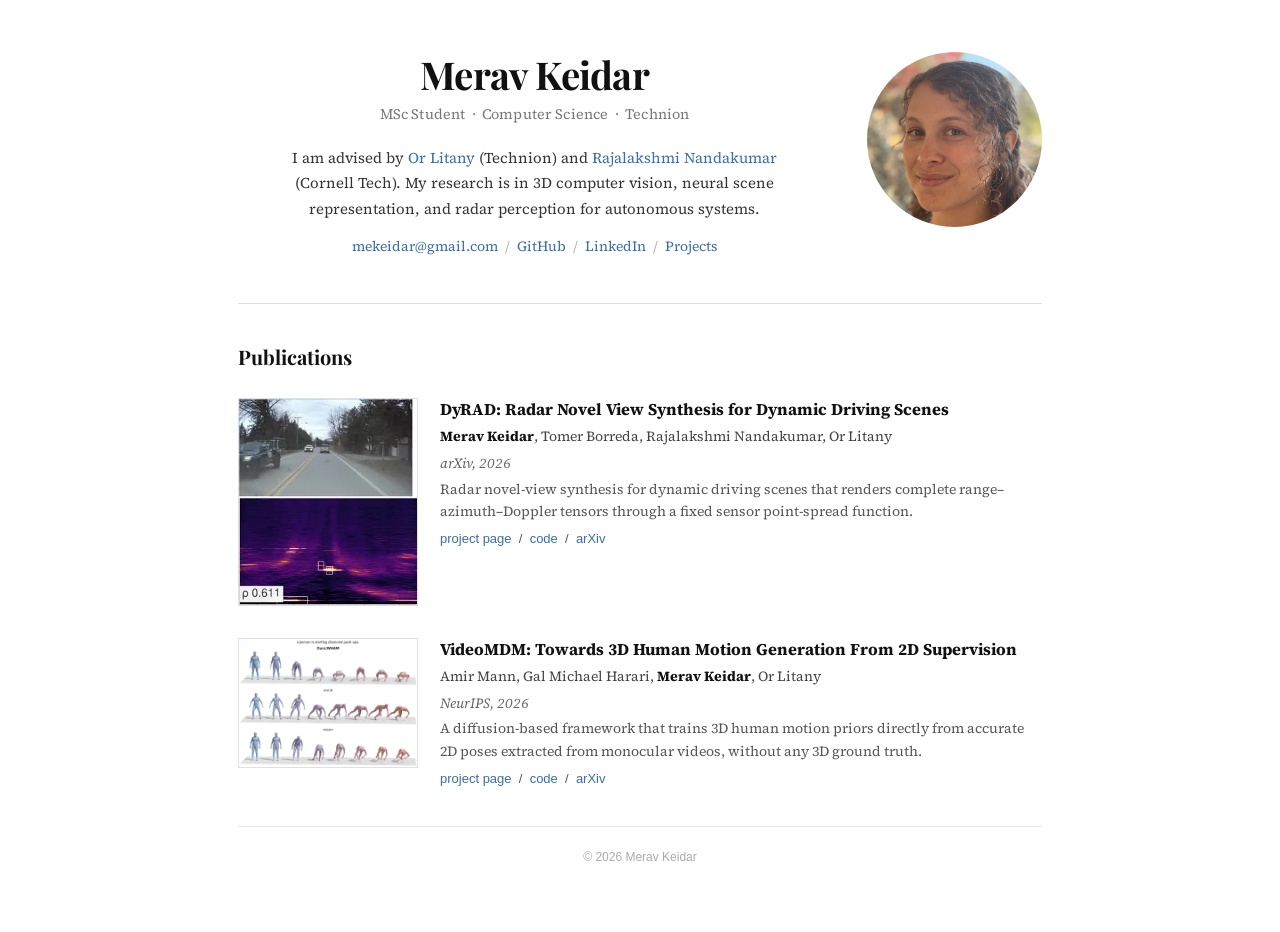
<file: index.html>
<!DOCTYPE html>
<html lang="en">
<head>
  <meta charset="UTF-8">
  <meta name="viewport" content="width=device-width, initial-scale=1.0">
  <title>Merav Keidar</title>
  <meta name="description" content="Merav Keidar – MSc student in Computer Science at Technion, advised by Or Litany and Rajalakshmi Nandakumar. Research in 3D computer vision, neural scene representation, and radar perception for autonomous systems.">
  <meta name="author" content="Merav Keidar">
  <meta property="og:title" content="Merav Keidar">
  <meta property="og:description" content="MSc student in Computer Science at Technion. Research in 3D computer vision, neural scene representation, and radar perception.">
  <meta property="og:type" content="website">
  <meta property="og:url" content="https://meravkeidar.github.io">
  <link rel="canonical" href="https://meravkeidar.github.io">
  <link rel="preconnect" href="https://fonts.googleapis.com">
  <link rel="preconnect" href="https://fonts.gstatic.com" crossorigin>
  <link href="https://fonts.googleapis.com/css2?family=Playfair+Display:wght@700&family=Source+Serif+4:ital,wght@0,400;0,600;1,400&display=swap" rel="stylesheet">
  <link rel="stylesheet" href="style.css">
</head>
<body>
<div class="page">

  <!-- ===== Header ===== -->
  <header>
    <div class="header-bio">
      <h1 class="name">Merav Keidar</h1>
      <p class="subtitle">MSc Student &nbsp;·&nbsp; Computer Science &nbsp;·&nbsp; Technion</p>
      <p class="bio">
        I am advised by <a href="https://orlitany.github.io/" target="_blank" rel="noopener">Or Litany</a>
        (Technion) and <a href="https://rajalitp.github.io/" target="_blank" rel="noopener">Rajalakshmi Nandakumar</a>
        (Cornell Tech). My research is in 3D computer vision, neural scene representation,
        and radar perception for autonomous systems.
      </p>
      <p class="contact-line">
        <a href="mailto:mekeidar@gmail.com">mekeidar@gmail.com</a>
        <span class="sep">/</span>
        <a href="https://github.com/MeravKeidar" target="_blank" rel="noopener">GitHub</a>
        <span class="sep">/</span>
        <a href="https://www.linkedin.com/in/merav-keidar-6346b02a8/" target="_blank" rel="noopener">LinkedIn</a>
        <span class="sep">/</span>
        <a href="projects.html">Projects</a>
      </p>
    </div>
    <div class="header-photo">
      <img src="assets/photo.jpg" alt="Merav Keidar">
    </div>
  </header>

  <hr>

  <!-- ===== Publications ===== -->
  <section>
    <h2>Publications</h2>

    <div class="entry-row pub-row">
      <div class="entry-thumb pub-thumb">
        <video muted loop playsinline preload="none" poster="assets/pubs/dyrad.jpg" src="assets/pubs/dyrad.mp4"></video>
      </div>
      <div class="entry-info">
        <p class="entry-title">
          <a href="https://dyrad-nvs.github.io/" target="_blank" rel="noopener">
            DyRAD: Radar Novel View Synthesis for Dynamic Driving Scenes
          </a>
        </p>
        <p class="entry-authors">
          <strong>Merav Keidar</strong>, Tomer Borreda, Rajalakshmi Nandakumar, Or Litany
        </p>
        <p class="entry-venue"><em>arXiv</em>, 2026</p>
        <p class="entry-desc">
          Radar novel-view synthesis for dynamic driving scenes that renders complete
          range&ndash;azimuth&ndash;Doppler tensors through a fixed sensor point-spread function.
        </p>
        <p class="entry-links">
          <a href="https://dyrad-nvs.github.io/" target="_blank" rel="noopener">project page</a>
          &nbsp;/&nbsp;
          <a href="https://github.com/Dyrad-NVS/DyRAD" target="_blank" rel="noopener">code</a>
          &nbsp;/&nbsp;
          <a href="https://arxiv.org/abs/2609.39841" target="_blank" rel="noopener">arXiv</a>
        </p>
      </div>
    </div>

    <div class="entry-row pub-row">
      <div class="entry-thumb pub-thumb">
        <video muted loop playsinline preload="none" poster="assets/pubs/videomdm-thumb.png" src="assets/pubs/videomdm.mp4"></video>
      </div>
      <div class="entry-info">
        <p class="entry-title">
          <a href="https://videomdm.github.io/" target="_blank" rel="noopener">
            VideoMDM: Towards 3D Human Motion Generation From 2D Supervision
          </a>
        </p>
        <p class="entry-authors">
          Amir Mann, Gal Michael Harari, <strong>Merav Keidar</strong>, Or Litany
        </p>
        <p class="entry-venue"><em>NeurIPS</em>, 2026</p>
        <p class="entry-desc">
          A diffusion-based framework that trains 3D human motion priors directly from
          accurate 2D poses extracted from monocular videos, without any 3D ground truth.
        </p>
        <p class="entry-links">
          <a href="https://videomdm.github.io/" target="_blank" rel="noopener">project page</a>
          &nbsp;/&nbsp;
          <a href="https://github.com/Amir-Mann/VideoMDM_release" target="_blank" rel="noopener">code</a>
          &nbsp;/&nbsp;
          <a href="https://arxiv.org/abs/2606.13364" target="_blank" rel="noopener">arXiv</a>
        </p>
      </div>
    </div>

  </section>

  <footer>
    <p>© 2026 Merav Keidar</p>
  </footer>

</div>

<script>
  // Publication clips: play on hover (desktop); autoplay on touch screens.
  var touch = window.matchMedia('(hover: none)').matches;
  document.querySelectorAll('.pub-row').forEach(function(row) {
    var v = row.querySelector('video');
    if (!v) return;
    if (touch) { v.autoplay = true; v.preload = 'auto'; v.play().catch(function(){}); return; }
    row.addEventListener('mouseenter', function() { v.play().catch(function(){}); });
    row.addEventListener('mouseleave', function() { v.pause(); v.currentTime = 0; });
  });
</script>

</body>
</html>
</file>
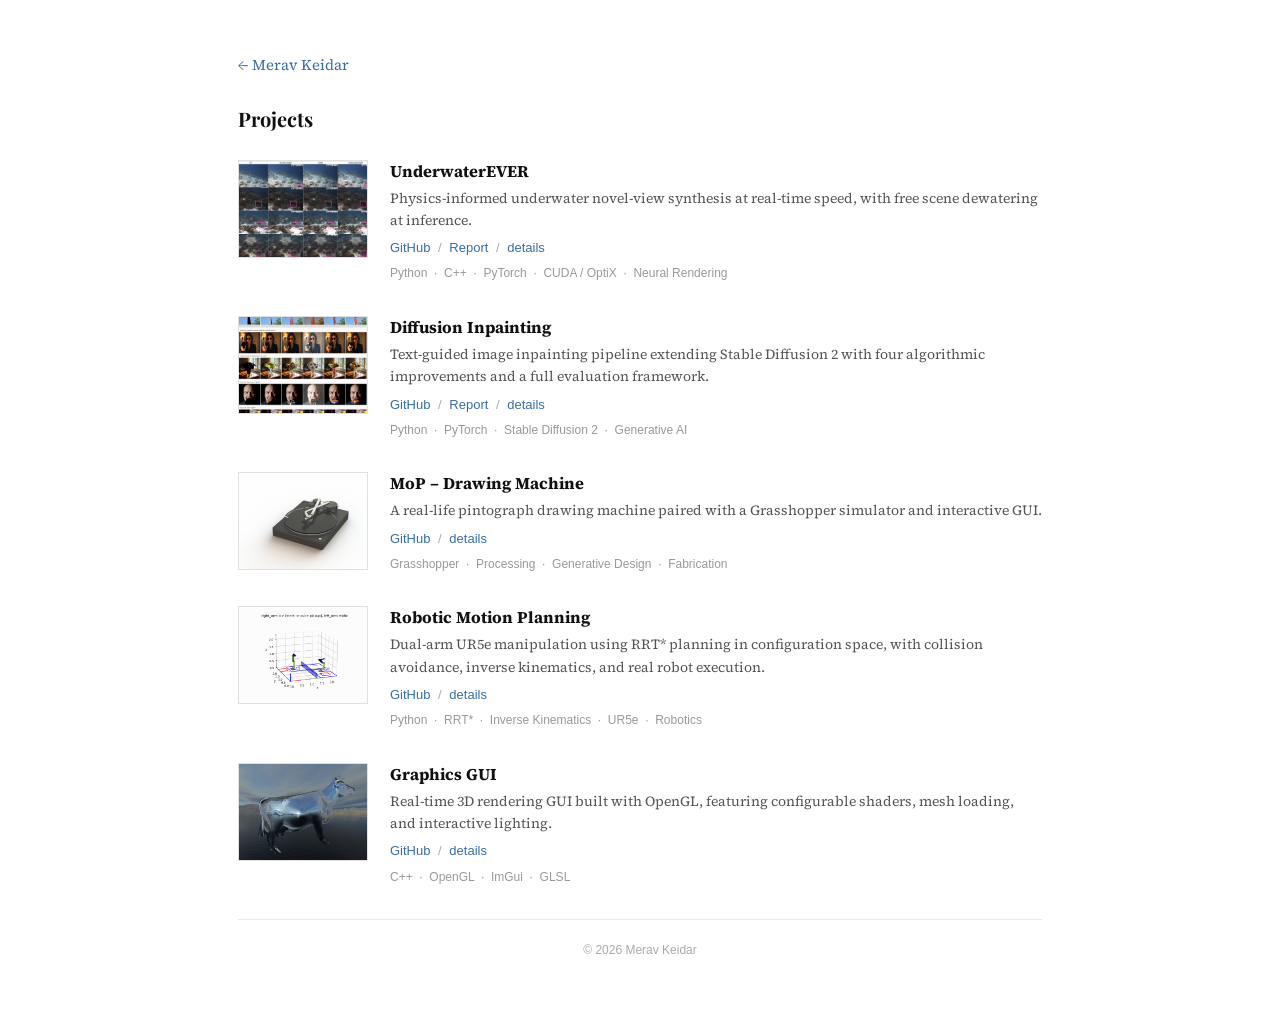
<file: projects.html>
<!DOCTYPE html>
<html lang="en">
<head>
  <meta charset="UTF-8">
  <meta name="viewport" content="width=device-width, initial-scale=1.0">
  <title>Projects – Merav Keidar</title>
  <meta name="description" content="Merav Keidar – MSc student in Computer Science at Technion, advised by Or Litany and Rajalakshmi Nandakumar. Research in 3D computer vision, neural scene representation, and radar perception for autonomous systems.">
  <meta name="author" content="Merav Keidar">
  <meta property="og:title" content="Merav Keidar">
  <meta property="og:description" content="MSc student in Computer Science at Technion. Research in 3D computer vision, neural scene representation, and radar perception.">
  <meta property="og:type" content="website">
  <meta property="og:url" content="https://meravkeidar.github.io">
  <link rel="canonical" href="https://meravkeidar.github.io/projects.html">
  <link rel="preconnect" href="https://fonts.googleapis.com">
  <link rel="preconnect" href="https://fonts.gstatic.com" crossorigin>
  <link href="https://fonts.googleapis.com/css2?family=Playfair+Display:wght@700&family=Source+Serif+4:ital,wght@0,400;0,600;1,400&display=swap" rel="stylesheet">
  <link rel="stylesheet" href="style.css">
</head>
<body>
<div class="page">

  <p class="back-link"><a href="index.html">&larr; Merav Keidar</a></p>

  <!-- ===== Projects ===== -->
  <section>
    <h2>Projects</h2>

    <!-- Underwater NVS -->
    <div class="entry-row clickable" onclick="openModal('modal-underwater')">
      <div class="entry-thumb">
        <img src="assets/projects/underwater-comparison.jpg" alt="UnderwaterEVER">
      </div>
      <div class="entry-info">
        <p class="entry-title">
          <a href="#" onclick="event.preventDefault()">UnderwaterEVER</a>
        </p>
        <p class="entry-desc">
          Physics-informed underwater novel-view synthesis at real-time speed, with free scene
          dewatering at inference.
        </p>
        <p class="entry-links">
          <a href="https://github.com/MeravKeidar/Underwater_NVS" target="_blank" rel="noopener"
             onclick="event.stopPropagation()">GitHub</a>
          <span class="sep">/</span>
          <a href="assets/reports/underwater-report.pdf" target="_blank"
             onclick="event.stopPropagation()">Report</a>
          <span class="sep">/</span>
          <a href="#" onclick="event.preventDefault(); openModal('modal-underwater')">details</a>
        </p>
        <p class="entry-tags">Python &nbsp;·&nbsp; C++ &nbsp;·&nbsp; PyTorch &nbsp;·&nbsp; CUDA / OptiX &nbsp;·&nbsp; Neural Rendering</p>
      </div>
    </div>

    <!-- Diffusion Inpainting -->
    <div class="entry-row clickable" onclick="openModal('modal-diffusion')">
      <div class="entry-thumb">
        <img src="assets/projects/diffusion-results.png" alt="Diffusion Inpainting results">
      </div>
      <div class="entry-info">
        <p class="entry-title">
          <a href="#" onclick="event.preventDefault()">Diffusion Inpainting</a>
        </p>
        <p class="entry-desc">
          Text-guided image inpainting pipeline extending Stable Diffusion 2 with four
          algorithmic improvements and a full evaluation framework.
        </p>
        <p class="entry-links">
          <a href="https://github.com/yonatankoren/Diffusion-Inpainting" target="_blank" rel="noopener"
             onclick="event.stopPropagation()">GitHub</a>
          <span class="sep">/</span>
          <a href="assets/reports/diffusion-report.pdf" target="_blank"
             onclick="event.stopPropagation()">Report</a>
          <span class="sep">/</span>
          <a href="#" onclick="event.preventDefault(); openModal('modal-diffusion')">details</a>
        </p>
        <p class="entry-tags">Python &nbsp;·&nbsp; PyTorch &nbsp;·&nbsp; Stable Diffusion 2 &nbsp;·&nbsp; Generative AI</p>
      </div>
    </div>

    <!-- MoP Drawing Machine -->
    <div class="entry-row clickable" onclick="openModal('modal-mop')">
      <div class="entry-thumb">
        <img src="assets/projects/mop-machine.jpg" alt="MoP Drawing Machine">
      </div>
      <div class="entry-info">
        <p class="entry-title">
          <a href="#" onclick="event.preventDefault()">MoP – Drawing Machine</a>
        </p>
        <p class="entry-desc">
          A real-life pintograph drawing machine paired with a Grasshopper simulator and
          interactive GUI.
        </p>
        <p class="entry-links">
          <a href="https://github.com/MeravKeidar/MoP" target="_blank" rel="noopener"
             onclick="event.stopPropagation()">GitHub</a>
          <span class="sep">/</span>
          <a href="#" onclick="event.preventDefault(); openModal('modal-mop')">details</a>
        </p>
        <p class="entry-tags">Grasshopper &nbsp;·&nbsp; Processing &nbsp;·&nbsp; Generative Design &nbsp;·&nbsp; Fabrication</p>
      </div>
    </div>

    <!-- Robotic Motion Planning -->
    <div class="entry-row clickable" onclick="openModal('modal-robotics')">
      <div class="entry-thumb">
        <img src="assets/projects/robotics-simulation.gif" alt="UR5e dual-arm RRT* motion planning simulation">
      </div>
      <div class="entry-info">
        <p class="entry-title">
          <a href="#" onclick="event.preventDefault()">Robotic Motion Planning</a>
        </p>
        <p class="entry-desc">
          Dual-arm UR5e manipulation using RRT* planning in configuration space, with
          collision avoidance, inverse kinematics, and real robot execution.
        </p>
        <p class="entry-links">
          <a href="https://github.com/MeravKeidar/Robotic_Motion_Planning_Project" target="_blank" rel="noopener"
             onclick="event.stopPropagation()">GitHub</a>
          <span class="sep">/</span>
          <a href="#" onclick="event.preventDefault(); openModal('modal-robotics')">details</a>
        </p>
        <p class="entry-tags">Python &nbsp;·&nbsp; RRT* &nbsp;·&nbsp; Inverse Kinematics &nbsp;·&nbsp; UR5e &nbsp;·&nbsp; Robotics</p>
      </div>
    </div>

    <!-- Graphics GUI -->
    <div class="entry-row clickable" onclick="openModal('modal-graphics')">
      <div class="entry-thumb">
        <img src="assets/projects/graphics-cow.jpg" alt="Graphics GUI – reflective cow with environment mapping">
      </div>
      <div class="entry-info">
        <p class="entry-title">
          <a href="#" onclick="event.preventDefault()">Graphics GUI</a>
        </p>
        <p class="entry-desc">
          Real-time 3D rendering GUI built with OpenGL, featuring configurable shaders, mesh
          loading, and interactive lighting.
        </p>
        <p class="entry-links">
          <a href="https://github.com/MeravKeidar/Graphics-GUI" target="_blank" rel="noopener"
             onclick="event.stopPropagation()">GitHub</a>
          <span class="sep">/</span>
          <a href="#" onclick="event.preventDefault(); openModal('modal-graphics')">details</a>
        </p>
        <p class="entry-tags">C++ &nbsp;·&nbsp; OpenGL &nbsp;·&nbsp; ImGui &nbsp;·&nbsp; GLSL</p>
      </div>
    </div>

  </section>

  <footer>
    <p>© 2026 Merav Keidar</p>
  </footer>

</div>

<!-- ===== Modals ===== -->

<!-- Underwater NVS -->
<div class="modal" id="modal-underwater" role="dialog" aria-modal="true">
  <div class="modal-backdrop" onclick="closeModal('modal-underwater')"></div>
  <div class="modal-box">
    <button class="modal-close" onclick="closeModal('modal-underwater')" aria-label="Close">×</button>
    <h2 class="modal-title">UnderwaterEVER – Physics-Informed Underwater Novel View Synthesis</h2>
    <div class="modal-gallery">
      <img src="assets/projects/underwater-grid.png"
           alt="Qualitative comparison (GT · SeaThru-NeRF · EVER · UnderwaterEVER) across all four scenes">
      <img src="assets/projects/underwater-restoration.jpg"
           alt="Scene restoration on Curaçao: ground-truth underwater · our render · dewatered render">
      <img src="assets/projects/underwater-comparison.jpg"
           alt="Novel-view synthesis on four SeaThru-NeRF scenes">
    </div>
    <p class="modal-desc">
      UnderwaterEVER bridges two competing approaches: the fast but physics-agnostic
      <a href="https://arxiv.org/abs/2410.01804" target="_blank" rel="noopener">EVER</a>
      renderer and the physically accurate but slow
      <a href="https://sea-thru-nerf.github.io/" target="_blank" rel="noopener">SeaThru-NeRF</a>.
      It embeds a differentiable underwater image-formation model directly inside EVER's
      volumetric renderer — replacing each segment's single color term with two physically
      grounded terms: attenuated object color and depth-dependent backscatter.<br><br>
      The physics is controlled by <em>WaterGlobal</em>, a tiny module holding just
      <strong>9 learnable scalars</strong> (σ<sub>D</sub>, σ<sub>B</sub>, c<sub>med</sub>) shared across all views.
      σ<sub>D</sub> is seeded from per-channel image statistics and constrained by a spectral-ordering
      loss (σ<sub>D,R</sub> ≥ σ<sub>D,G</sub> ≥ σ<sub>D,B</sub>), reflecting how seawater absorbs red faster than green
      faster than blue. Zeroing these parameters at inference yields free scene restoration
      — color-corrected, dewatered views with no clean-water ground truth.<br><br>
      <strong>Results on the SeaThru-NeRF benchmark (4 scenes, RTX 6000 Ada):</strong><br>
      27.22 dB avg. PSNR · 0.882 avg. SSIM · 20 FPS
      — best on both metrics, matching EVER's speed to within 1.6%.
    </p>
    <p class="modal-actions">
      <a href="https://github.com/MeravKeidar/Underwater_NVS" target="_blank" rel="noopener">GitHub</a>
      <span class="modal-sep">/</span>
      <a href="assets/reports/underwater-report.pdf" target="_blank">Report PDF</a>
    </p>
    <p class="modal-tags">Python &nbsp;·&nbsp; C++ &nbsp;·&nbsp; PyTorch &nbsp;·&nbsp; CUDA / OptiX &nbsp;·&nbsp; Neural Rendering</p>
  </div>
</div>

<!-- Diffusion Inpainting -->
<div class="modal" id="modal-diffusion" role="dialog" aria-modal="true">
  <div class="modal-backdrop" onclick="closeModal('modal-diffusion')"></div>
  <div class="modal-box">
    <button class="modal-close" onclick="closeModal('modal-diffusion')" aria-label="Close">×</button>
    <h2 class="modal-title">Diffusion Inpainting – Improving Stable Diffusion 2 for Image Completion</h2>
    <div class="modal-gallery">
      <img src="assets/projects/diffusion-results.png"
           alt="Qualitative inpainting results">
    </div>
    <p class="modal-desc">
      Built on top of the Hugging Face <code>sd2-community/stable-diffusion-2-base</code> model,
      this pipeline improves the classic diffusion inpainting algorithm, in which the latent vector
      is mixed with the original image in the unmasked region at each denoising step.<br><br>
      Four key improvements were introduced:<br>
      &nbsp;·&nbsp; <em>Masked cross-attention</em> — conditions generation on the unmasked context for better region awareness.<br>
      &nbsp;·&nbsp; <em>Resampling</em> — iteratively refines completions within each denoising step (configurable: full or t&gt;500 cutoff).<br>
      &nbsp;·&nbsp; <em>Mask dilation</em> — expands the mask slightly for smoother boundary transitions.<br>
      &nbsp;·&nbsp; <em>Guidance-scale scheduling</em> — dynamically tunes generation quality across timesteps.<br><br>
      Also includes an evaluation framework comparing our pipeline against a simple baseline
      and two SOTA fine-tuned models across three datasets (COCO, EditBench, MagicBrush),
      and an interactive GUI tool for painting masks directly on images.
    </p>
    <p class="modal-actions">
      <a href="https://github.com/yonatankoren/Diffusion-Inpainting" target="_blank" rel="noopener">GitHub</a>
      <span class="modal-sep">/</span>
      <a href="assets/reports/diffusion-report.pdf" target="_blank">Report PDF</a>
    </p>
    <p class="modal-tags">Python &nbsp;·&nbsp; PyTorch &nbsp;·&nbsp; Stable Diffusion 2 &nbsp;·&nbsp; Generative AI</p>
  </div>
</div>

<!-- MoP Drawing Machine -->
<div class="modal" id="modal-mop" role="dialog" aria-modal="true">
  <div class="modal-backdrop" onclick="closeModal('modal-mop')"></div>
  <div class="modal-box">
    <button class="modal-close" onclick="closeModal('modal-mop')" aria-label="Close">×</button>
    <h2 class="modal-title">MoP – Drawing Machine</h2>
    <div class="modal-gallery">
      <img src="assets/projects/mop-machine.jpg" alt="CAD render of the drawing machine">
      <img src="assets/projects/mop-drawing.png" alt="Machine in action drawing on canvas">
      <img src="assets/projects/mop-patterns.png" alt="Four physical drawings produced by the machine">
      <img src="assets/projects/mop-gui.jpg" alt="PintoProc GUI – motor controls and live simulation">
      <img src="assets/projects/mop-grasshopper.jpg" alt="Grasshopper plug-in simulating the pintograph geometry">
    </div>
    <p class="modal-desc">
      A fully functional pintograph drawing machine designed and built from scratch, paired
      with a complete software stack for design and control.<br><br>
      The machine uses three independently driven discs (two arm discs + one rotating canvas)
      to trace complex Lissajous-like paths. Speed ratios and rotation directions are the main
      design parameters — small changes produce dramatically different patterns.<br><br>
      <strong>Software stack:</strong><br>
      &nbsp;·&nbsp; <em>Grasshopper plug-in</em> — parametric simulation of the pintograph geometry
      directly inside Rhino; tracks the pen-point path in real time to preview patterns before printing.<br>
      &nbsp;·&nbsp; <em>PintoProc GUI</em> (Processing 4 / Java) — controls all three motors via serial,
      manages speed/direction/acceleration, runs a live pattern preview, and exports PNGs.
      One click sends the configuration to the machine.<br><br>
      Created with Ashish Jain and Shay Sharvit as part of the studio course
      <em>Matter of Perspective</em>, directed by Prof. Gershon Elber and Yoav Sterman.
    </p>
    <p class="modal-actions">
      <a href="https://github.com/MeravKeidar/MoP" target="_blank" rel="noopener">GitHub</a>
    </p>
    <p class="modal-tags">Grasshopper &nbsp;·&nbsp; Processing &nbsp;·&nbsp; Generative Design &nbsp;·&nbsp; Physical Fabrication</p>
  </div>
</div>

<!-- Robotic Motion Planning -->
<div class="modal" id="modal-robotics" role="dialog" aria-modal="true">
  <div class="modal-backdrop" onclick="closeModal('modal-robotics')"></div>
  <div class="modal-box">
    <button class="modal-close" onclick="closeModal('modal-robotics')" aria-label="Close">×</button>
    <h2 class="modal-title">Robotic Motion Planning – Dual-Arm UR5e Cube Manipulation</h2>
    <div class="modal-gallery">
      <img src="assets/projects/robotics-simulation.gif" alt="RRT* path simulation">
      <video controls muted playsinline style="height:180px;width:auto;flex-shrink:0;border:1px solid #e0e0e0;">
        <source src="assets/projects/robotics-lab.mp4" type="video/mp4">
      </video>
    </div>
    <p class="modal-desc">
      A motion planning system for a dual-arm UR5e setup that picks up and relocates
      cubes in a shared workspace. Planning runs entirely in the robot's configuration
      space, with collision checking against the environment and the static arm.<br><br>
      <strong>Core algorithm:</strong> RRT* with k-nearest rewiring and shortcut path
      smoothing. A goal-biased sampler steers the tree toward the target configuration;
      edge validity is checked at a fixed resolution along the interpolated path.
      The planner outputs a smooth, collision-free joint trajectory that is then
      executed on the real robot.<br><br>
      <strong>Key components:</strong><br>
      &nbsp;·&nbsp; <em>Forward &amp; inverse kinematics</em> — analytical IK for the UR5e to convert
      Cartesian end-effector targets to joint configurations.<br>
      &nbsp;·&nbsp; <em>Environment model</em> — cube positions and the second arm's static pose are
      treated as dynamic obstacles updated between each pick-and-place step.<br>
      &nbsp;·&nbsp; <em>Gripper control</em> — Two-Finger gripper (TwoFG7) commands integrated into
      the execution loop.<br>
      &nbsp;·&nbsp; <em>Visualizer</em> — 3D simulation of the planned path before real execution.<br><br>
      The improved RRT* plan runs significantly faster and with a shorter path than a
      naive straight-line approach, as demonstrated in the lab video results.
    </p>
    <p class="modal-actions">
      <a href="https://github.com/MeravKeidar/Robotic_Motion_Planning_Project" target="_blank" rel="noopener">GitHub</a>
    </p>
    <p class="modal-tags">Python &nbsp;·&nbsp; RRT* &nbsp;·&nbsp; Inverse Kinematics &nbsp;·&nbsp; UR5e &nbsp;·&nbsp; Robotics</p>
  </div>
</div>

<!-- Graphics GUI -->
<div class="modal" id="modal-graphics" role="dialog" aria-modal="true">
  <div class="modal-backdrop" onclick="closeModal('modal-graphics')"></div>
  <div class="modal-box">
    <button class="modal-close" onclick="closeModal('modal-graphics')" aria-label="Close">×</button>
    <h2 class="modal-title">Graphics GUI</h2>
    <div class="modal-gallery">
      <img src="assets/projects/graphics-cow.jpg"
           alt="Reflective chrome cow with environment/skybox mapping">
    </div>
    <p class="modal-desc">
      A real-time 3D rendering engine with an ImGui interface, built from scratch in C++ and
      OpenGL as part of the Computer Graphics course at Technion CS.<br><br>
      <strong>Rendering features:</strong><br>
      &nbsp;·&nbsp; <em>Shading modes</em> — Phong, Gouraud, and Flat shading, each implemented as a separate
      GLSL vertex/fragment shader pair.<br>
      &nbsp;·&nbsp; <em>Texture mapping</em> — UV-mapped diffuse textures on arbitrary OBJ meshes.<br>
      &nbsp;·&nbsp; <em>Normal mapping</em> — tangent-space normal maps for surface detail without extra geometry.<br>
      &nbsp;·&nbsp; <em>Environment mapping</em> — skybox cubemap with reflective/refractive materials
      (as seen in the chrome cow render above).<br>
      &nbsp;·&nbsp; <em>Shader animations</em> — vertex-shader deformations (stretch along X/Y/Z axes, noisy turbulence) and fragment-shader effects (sinusoidal color cycling, procedural marble texture), all time-driven and toggleable from the GUI.<br>
      &nbsp;·&nbsp; <em>Lighting</em> — configurable point and directional lights with interactive controls.<br><br>
      The ImGui interface allows switching shaders, loading OBJ files, tweaking lighting
      parameters, and manipulating the scene in real time.
    </p>
    <p class="modal-actions">
      <a href="https://github.com/MeravKeidar/Graphics-GUI" target="_blank" rel="noopener">GitHub</a>
    </p>
    <p class="modal-tags">C++ &nbsp;·&nbsp; OpenGL &nbsp;·&nbsp; ImGui &nbsp;·&nbsp; GLSL</p>
  </div>
</div>

<script>
  function openModal(id) {
    document.getElementById(id).classList.add('open');
    document.body.style.overflow = 'hidden';
  }
  function closeModal(id) {
    document.getElementById(id).classList.remove('open');
    document.body.style.overflow = '';
  }
  document.addEventListener('keydown', function(e) {
    if (e.key === 'Escape') {
      document.querySelectorAll('.modal.open').forEach(function(m) {
        closeModal(m.id);
      });
    }
  });
</script>

</body>
</html>
</file>
<file: style.css>
/* ===========================================
   Merav Keidar – Academic Researcher Site
   Clean, typography-first, Jon Barron style
   =========================================== */

*, *::before, *::after {
  box-sizing: border-box;
  margin: 0;
  padding: 0;
}

html {
  scroll-behavior: smooth;
}

body {
  font-family: 'Source Serif 4', Georgia, serif;
  font-size: 15px;
  line-height: 1.7;
  color: #333;
  background: #fff;
}

a {
  color: #3a6ea5;
  text-decoration: none;
}

a:hover {
  text-decoration: underline;
}

strong {
  color: #111;
}

/* ===== Page wrapper ===== */
.page {
  max-width: 860px;
  margin: 0 auto;
  padding: 52px 28px 64px;
}

/* ===== Header ===== */
header {
  display: flex;
  flex-direction: row;
  align-items: flex-start;
  text-align: center;
  margin-bottom: 44px;
  gap: 36px;
}

.header-photo {
  order: 1;
  flex-shrink: 0;
}

.header-photo img {
  width: 175px;
  height: 175px;
  border-radius: 50%;
  object-fit: cover;
  object-position: center top;
  display: block;
  filter: grayscale(8%);
}

.header-bio {
  flex: 1;
}

.name {
  font-family: 'Playfair Display', Georgia, serif;
  font-size: 2.4rem;
  font-weight: 700;
  color: #111;
  letter-spacing: -0.02em;
  line-height: 1.15;
  margin-bottom: 6px;
}

.subtitle {
  font-size: 0.9rem;
  color: #777;
  font-family: 'Source Serif 4', Georgia, serif;
  font-style: normal;
  letter-spacing: 0.01em;
  margin-bottom: 18px;
}

.bio {
  margin-bottom: 14px;
  font-size: 15px;
  color: #333;
  max-width: 62ch;
  margin-left: auto;
  margin-right: auto;
}

.contact-line {
  font-size: 14px;
  font-family: 'Source Serif 4', Georgia, serif;
  color: #444;
}

.contact-line a {
  color: #3a6ea5;
}

.sep {
  color: #aaa;
  margin: 0 4px;
}

/* ===== Dividers ===== */
hr {
  border: none;
  border-top: 1px solid #ddd;
  margin: 36px 0;
}

/* ===== Sections ===== */
section {
  margin-bottom: 4px;
}

h2 {
  font-family: 'Playfair Display', Georgia, serif;
  font-size: 1.25rem;
  font-weight: 700;
  color: #111;
  margin-bottom: 24px;
}

/* ===== Publication / Project rows ===== */
.entry-row {
  display: flex;
  gap: 22px;
  margin-bottom: 32px;
  align-items: flex-start;
}

.entry-thumb {
  flex-shrink: 0;
  width: 130px;
}

.entry-thumb img {
  width: 130px;
  height: 98px;
  object-fit: cover;
  border: 1px solid #e0e0e0;
  display: block;
}

.thumb-ph {
  width: 130px;
  height: 98px;
  background: #f4f4f4;
  border: 1px solid #e0e0e0;
  display: flex;
  align-items: center;
  justify-content: center;
}

.thumb-ph svg {
  width: 22px;
  height: 22px;
  color: #bbb;
}

.entry-info {
  flex: 1;
  min-width: 0;
}

.entry-title {
  font-size: 16.5px;
  font-weight: bold;
  color: #111;
  margin-bottom: 4px;
  line-height: 1.4;
}

.entry-title a {
  color: #111;
}

.entry-title a:hover {
  color: #3a6ea5;
  text-decoration: none;
}

.entry-authors {
  font-size: 14px;
  color: #444;
  margin-bottom: 3px;
}

.entry-venue {
  font-size: 14px;
  color: #666;
  font-style: italic;
  margin-bottom: 6px;
}

.entry-desc {
  font-size: 14px;
  color: #555;
  margin-bottom: 6px;
  line-height: 1.6;
}

.entry-links {
  font-size: 13px;
  font-family: Arial, Helvetica, sans-serif;
  color: #555;
  margin-bottom: 4px;
}

.entry-links a {
  color: #3a6ea5;
}

.entry-tags {
  font-size: 12px;
  color: #999;
  font-family: Arial, Helvetica, sans-serif;
  margin-top: 3px;
}

/* Row clickable (projects) */
.entry-row.clickable {
  cursor: pointer;
}

.entry-row.clickable:hover .entry-title a {
  color: #3a6ea5;
}

/* ===== Footer ===== */
footer {
  border-top: 1px solid #e8e8e8;
  padding-top: 20px;
  font-size: 12px;
  color: #aaa;
  font-family: Arial, Helvetica, sans-serif;
  text-align: center;
}

/* ===== Modal ===== */
.modal {
  display: none;
  position: fixed;
  inset: 0;
  z-index: 200;
  align-items: center;
  justify-content: center;
  padding: 1.5rem;
}

.modal.open {
  display: flex;
}

.modal-backdrop {
  position: absolute;
  inset: 0;
  background: rgba(0, 0, 0, 0.38);
}

.modal-box {
  position: relative;
  background: #fff;
  border: 1px solid #ccc;
  padding: 2rem 2.25rem;
  width: 100%;
  max-width: 680px;
  max-height: 90vh;
  overflow-y: auto;
  z-index: 1;
  box-shadow: 0 8px 40px rgba(0, 0, 0, 0.14);
}

.modal-close {
  position: absolute;
  top: 0.85rem;
  right: 1.1rem;
  background: none;
  border: none;
  font-size: 1.4rem;
  color: #aaa;
  cursor: pointer;
  line-height: 1;
}

.modal-close:hover {
  color: #333;
}

.modal-title {
  font-family: 'Playfair Display', Georgia, serif;
  font-size: 1.15rem;
  font-weight: 700;
  color: #111;
  margin-bottom: 1.1rem;
  padding-right: 2rem;
  line-height: 1.35;
}

.modal-gallery {
  display: flex;
  gap: 10px;
  overflow-x: auto;
  margin-bottom: 1.25rem;
  padding-bottom: 4px;
  scrollbar-width: thin;
  scrollbar-color: #ccc transparent;
}

.modal-gallery img {
  height: 180px;
  width: auto;
  max-width: 300px;
  object-fit: cover;
  flex-shrink: 0;
  border: 1px solid #e0e0e0;
}

.img-placeholder {
  height: 180px;
  width: 260px;
  flex-shrink: 0;
  background: #f7f7f7;
  border: 1px solid #ddd;
  display: flex;
  flex-direction: column;
  align-items: center;
  justify-content: center;
  gap: 0.5rem;
  color: #bbb;
  font-size: 0.72rem;
  font-family: Arial, sans-serif;
}

.img-placeholder svg {
  width: 24px;
  height: 24px;
  opacity: 0.4;
}

.modal-desc {
  font-size: 14px;
  line-height: 1.7;
  color: #444;
  margin-bottom: 1.1rem;
}

.modal-actions {
  font-size: 14px;
  font-family: Arial, Helvetica, sans-serif;
  color: #555;
  margin-bottom: 1rem;
  display: flex;
  gap: 0.5rem;
  align-items: center;
  flex-wrap: wrap;
}

.modal-actions a {
  color: #3a6ea5;
}

.modal-actions a:hover {
  text-decoration: underline;
}

.modal-sep {
  color: #bbb;
}

.modal-tags {
  font-size: 12px;
  color: #999;
  font-family: Arial, Helvetica, sans-serif;
  border-top: 1px solid #eee;
  padding-top: 0.85rem;
}

/* ===== Mobile ===== */
@media (max-width: 620px) {
  .page {
    padding: 32px 18px 48px;
  }

  .header-photo img {
    width: 110px;
    height: 110px;
  }

  .name {
    font-size: 1.85rem;
  }

  .entry-thumb {
    display: none;
  }
}

/* ===== Publications: hover clips ===== */
.pub-thumb { width: 180px; }
.pub-thumb video {
  width: 180px;
  height: auto;
  display: block;
  border: 1px solid #e0e0e0;
  background: #fff;
}
.entry-venue { margin: 2px 0; }
.back-link { margin: 0 0 24px; }
</file>
